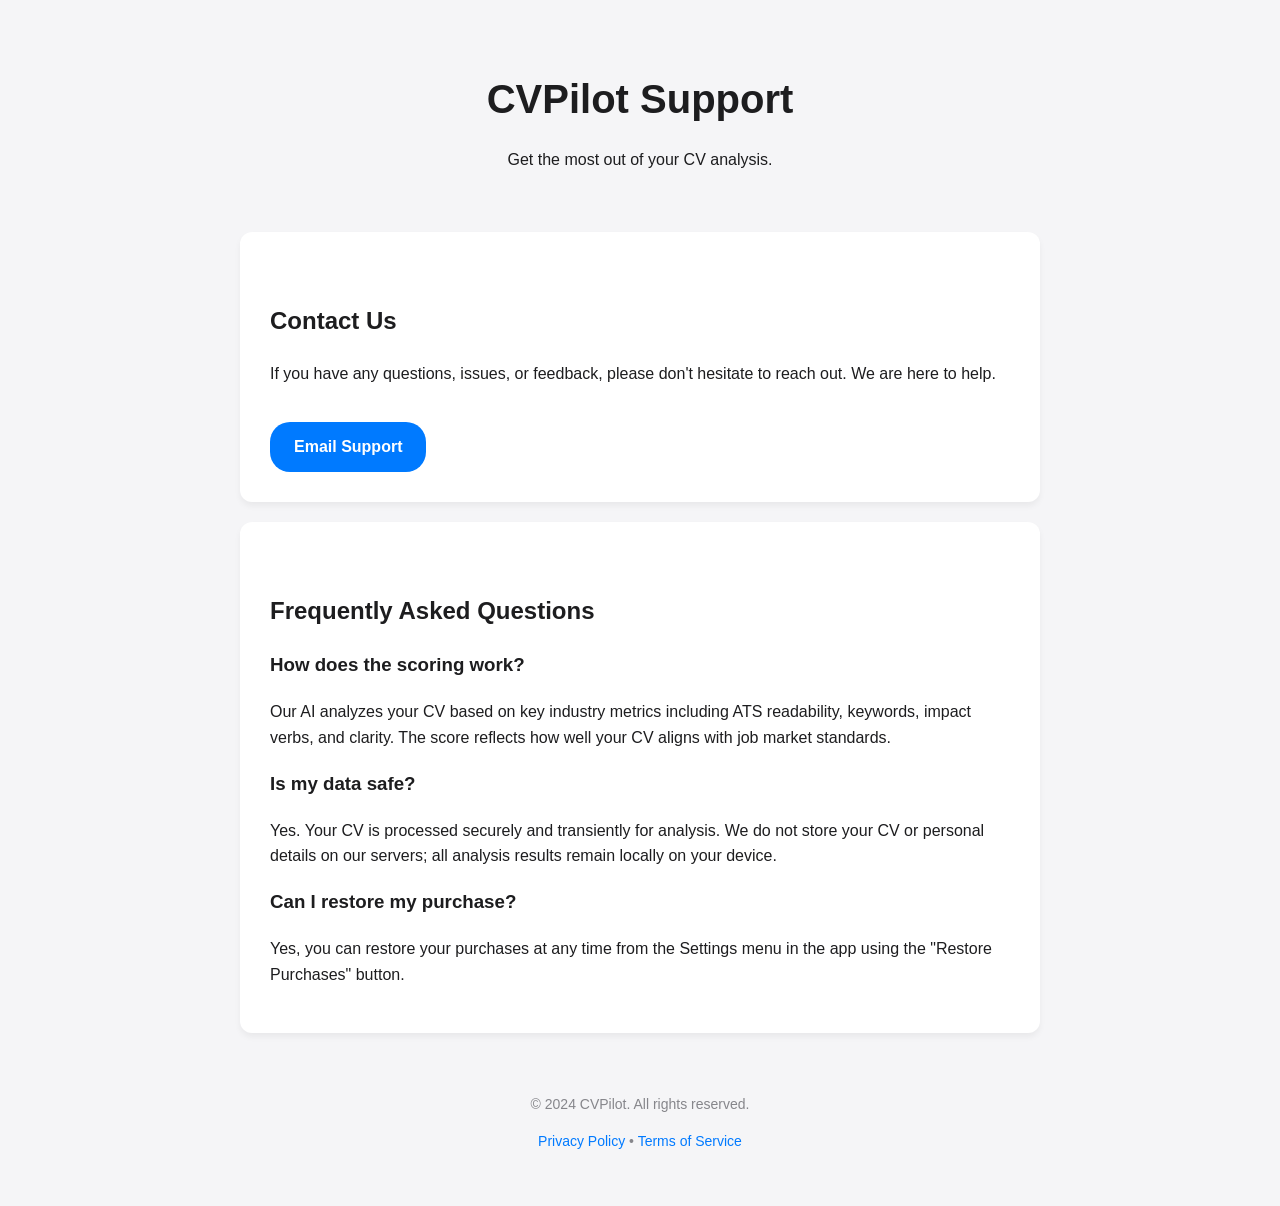
<file: index.html>
<!DOCTYPE html>
<html lang="en">

<head>
    <meta charset="UTF-8">
    <meta name="viewport" content="width=device-width, initial-scale=1.0">
    <title>CVPilot Support</title>
    <link rel="stylesheet" href="css/style.css">
</head>

<body>
    <div class="container">
        <header>
            <h1>CVPilot Support</h1>
            <p>Get the most out of your CV analysis.</p>
        </header>

        <section class="card">
            <h2>Contact Us</h2>
            <p>If you have any questions, issues, or feedback, please don't hesitate to reach out. We are here to help.
            </p>
            <a href="mailto:baran.gngr@gmail.com" class="button">Email Support</a>
        </section>

        <section class="card">
            <h2>Frequently Asked Questions</h2>

            <h3>How does the scoring work?</h3>
            <p>Our AI analyzes your CV based on key industry metrics including ATS readability, keywords, impact verbs,
                and clarity. The score reflects how well your CV aligns with job market standards.</p>

            <h3>Is my data safe?</h3>
            <p>Yes. Your CV is processed securely and transiently for analysis. We do not store your CV or personal
                details on our servers; all analysis results remain locally on your device.</p>

            <h3>Can I restore my purchase?</h3>
            <p>Yes, you can restore your purchases at any time from the Settings menu in the app using the "Restore
                Purchases" button.</p>
        </section>

        <footer class="footer">
            <p>&copy; 2024 CVPilot. All rights reserved.</p>
            <p>
                <a href="privacy.html">Privacy Policy</a> &bull;
                <a href="terms.html">Terms of Service</a>
            </p>
        </footer>
    </div>
</body>

</html>
</file>
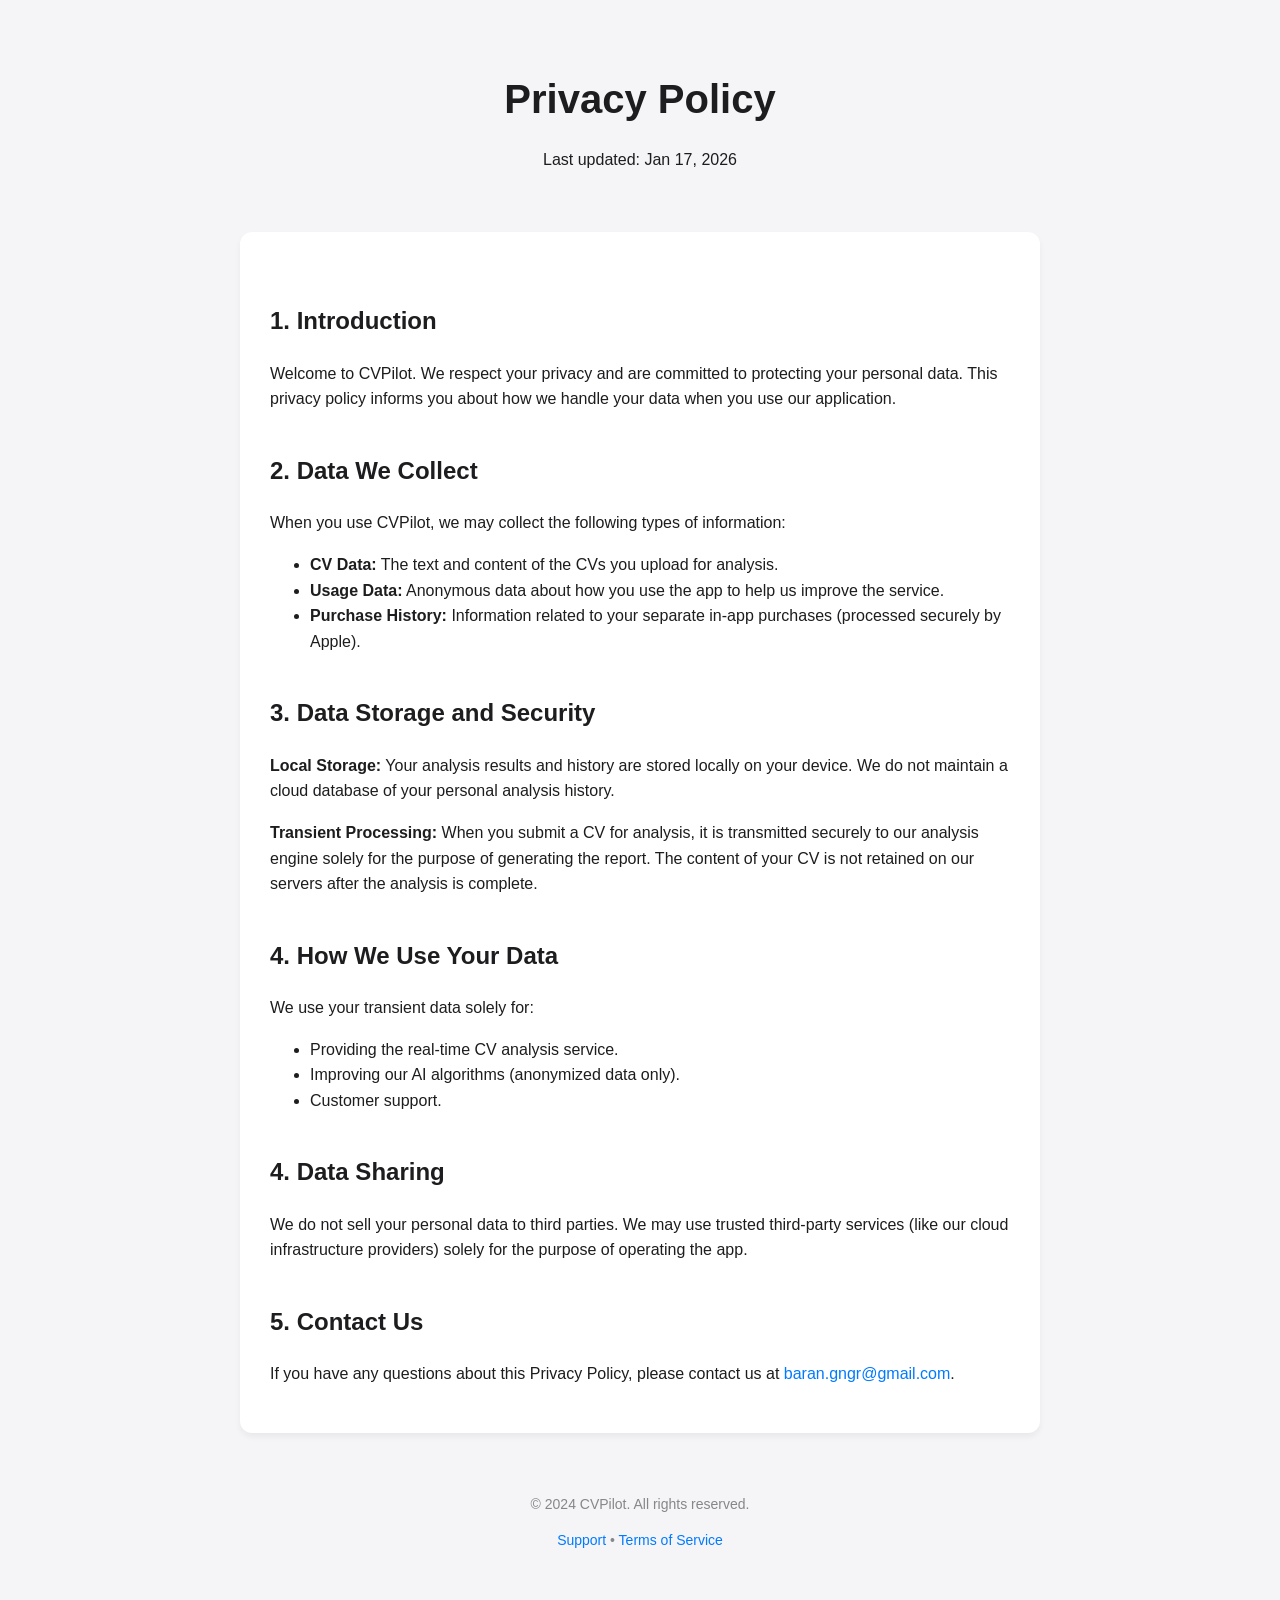
<file: privacy.html>
<!DOCTYPE html>
<html lang="en">

<head>
    <meta charset="UTF-8">
    <meta name="viewport" content="width=device-width, initial-scale=1.0">
    <title>Privacy Policy - CVPilot</title>
    <link rel="stylesheet" href="css/style.css">
</head>

<body>
    <div class="container">
        <header>
            <h1>Privacy Policy</h1>
            <p>Last updated: Jan 17, 2026</p>
        </header>

        <section class="card">
            <h2>1. Introduction</h2>
            <p>Welcome to CVPilot. We respect your privacy and are committed to protecting your personal data. This
                privacy policy informs you about how we handle your data when you use our application.</p>

            <h2>2. Data We Collect</h2>
            <p>When you use CVPilot, we may collect the following types of information:</p>
            <ul>
                <li><strong>CV Data:</strong> The text and content of the CVs you upload for analysis.</li>
                <li><strong>Usage Data:</strong> Anonymous data about how you use the app to help us improve the
                    service.</li>
                <li><strong>Purchase History:</strong> Information related to your separate in-app purchases (processed
                    securely by Apple).</li>
            </ul>

            <h2>3. Data Storage and Security</h2>
            <p><strong>Local Storage:</strong> Your analysis results and history are stored locally on your device. We
                do not maintain a cloud database of your personal analysis history.</p>
            <p><strong>Transient Processing:</strong> When you submit a CV for analysis, it is transmitted securely to
                our analysis engine solely for the purpose of generating the report. The content of your CV is not
                retained on our servers after the analysis is complete.</p>

            <h2>4. How We Use Your Data</h2>
            <p>We use your transient data solely for:</p>
            <ul>
                <li>Providing the real-time CV analysis service.</li>
                <li>Improving our AI algorithms (anonymized data only).</li>
                <li>Customer support.</li>
            </ul>

            <h2>4. Data Sharing</h2>
            <p>We do not sell your personal data to third parties. We may use trusted third-party services (like our
                cloud infrastructure providers) solely for the purpose of operating the app.</p>

            <h2>5. Contact Us</h2>
            <p>If you have any questions about this Privacy Policy, please contact us at <a
                    href="mailto:baran.gngr@gmail.com">baran.gngr@gmail.com</a>.</p>
        </section>

        <footer class="footer">
            <p>&copy; 2024 CVPilot. All rights reserved.</p>
            <p>
                <a href="index.html">Support</a> &bull;
                <a href="terms.html">Terms of Service</a>
            </p>
        </footer>
    </div>
</body>

</html>
</file>
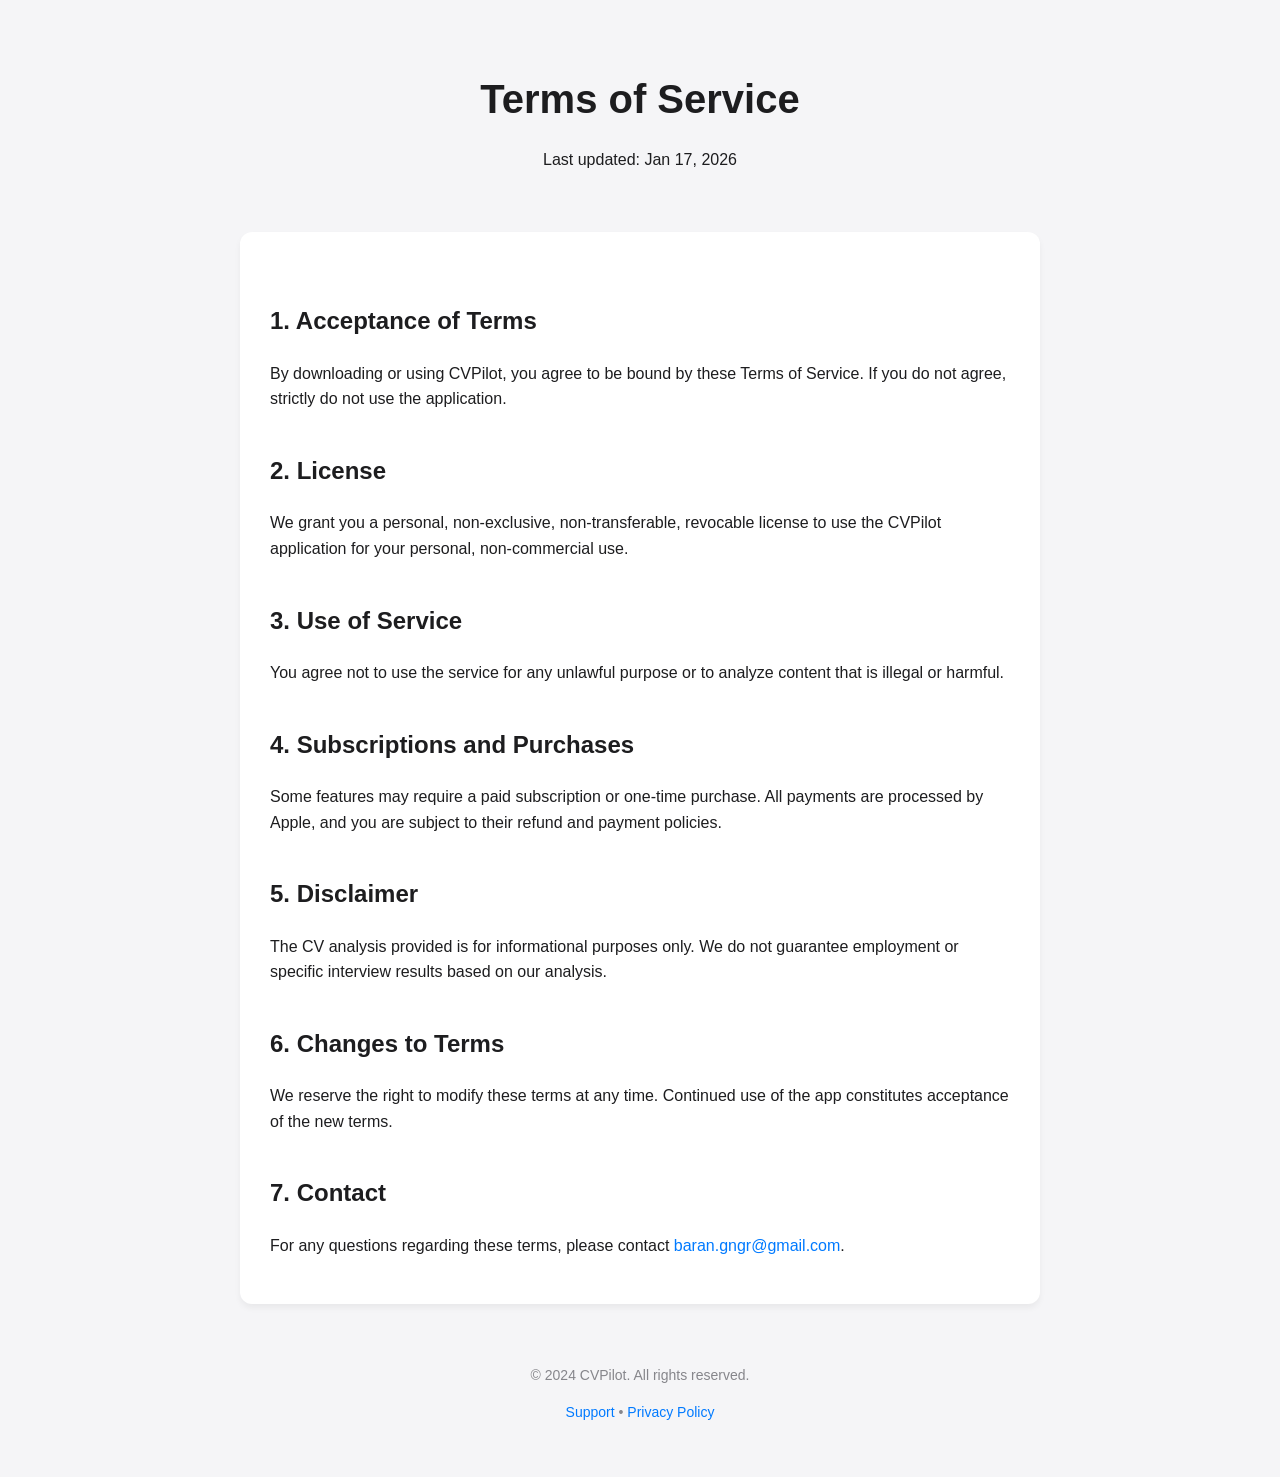
<file: terms.html>
<!DOCTYPE html>
<html lang="en">

<head>
    <meta charset="UTF-8">
    <meta name="viewport" content="width=device-width, initial-scale=1.0">
    <title>Terms of Service - CVPilot</title>
    <link rel="stylesheet" href="css/style.css">
</head>

<body>
    <div class="container">
        <header>
            <h1>Terms of Service</h1>
            <p>Last updated: Jan 17, 2026</p>
        </header>

        <section class="card">
            <h2>1. Acceptance of Terms</h2>
            <p>By downloading or using CVPilot, you agree to be bound by these Terms of Service. If you do not agree,
                strictly do not use the application.</p>

            <h2>2. License</h2>
            <p>We grant you a personal, non-exclusive, non-transferable, revocable license to use the CVPilot
                application for your personal, non-commercial use.</p>

            <h2>3. Use of Service</h2>
            <p>You agree not to use the service for any unlawful purpose or to analyze content that is illegal or
                harmful.</p>

            <h2>4. Subscriptions and Purchases</h2>
            <p>Some features may require a paid subscription or one-time purchase. All payments are processed by Apple,
                and you are subject to their refund and payment policies.</p>

            <h2>5. Disclaimer</h2>
            <p>The CV analysis provided is for informational purposes only. We do not guarantee employment or specific
                interview results based on our analysis.</p>

            <h2>6. Changes to Terms</h2>
            <p>We reserve the right to modify these terms at any time. Continued use of the app constitutes acceptance
                of the new terms.</p>

            <h2>7. Contact</h2>
            <p>For any questions regarding these terms, please contact <a
                    href="mailto:baran.gngr@gmail.com">baran.gngr@gmail.com</a>.</p>
        </section>

        <footer class="footer">
            <p>&copy; 2024 CVPilot. All rights reserved.</p>
            <p>
                <a href="index.html">Support</a> &bull;
                <a href="privacy.html">Privacy Policy</a>
            </p>
        </footer>
    </div>
</body>

</html>
</file>
<file: css/style.css>
:root {
    --primary-color: #007AFF;
    --background-color: #f5f5f7;
    --card-background: #ffffff;
    --text-primary: #1d1d1f;
    --text-secondary: #86868b;
    --border-radius: 12px;
    --spacing: 20px;
}

@media (prefers-color-scheme: dark) {
    :root {
        --background-color: #000000;
        --card-background: #1c1c1e;
        --text-primary: #f5f5f7;
        --text-secondary: #86868b;
    }
}

body {
    font-family: -apple-system, BlinkMacSystemFont, "Segoe UI", Roboto, Helvetica, Arial, sans-serif;
    background-color: var(--background-color);
    color: var(--text-primary);
    line-height: 1.6;
    margin: 0;
    padding: 0;
    -webkit-font-smoothing: antialiased;
}

.container {
    max-width: 800px;
    margin: 0 auto;
    padding: 40px 20px;
}

header {
    text-align: center;
    margin-bottom: 60px;
}

h1 {
    font-size: 40px;
    font-weight: 700;
    margin-bottom: 10px;
}

h2 {
    font-size: 24px;
    font-weight: 600;
    margin-top: 40px;
    margin-bottom: 20px;
}

.card {
    background-color: var(--card-background);
    border-radius: var(--border-radius);
    padding: 30px;
    box-shadow: 0 4px 6px rgba(0, 0, 0, 0.05);
    margin-bottom: 20px;
}

.footer {
    text-align: center;
    margin-top: 60px;
    color: var(--text-secondary);
    font-size: 14px;
}

a {
    color: var(--primary-color);
    text-decoration: none;
}

a:hover {
    text-decoration: underline;
}

.button {
    display: inline-block;
    background-color: var(--primary-color);
    color: white;
    padding: 12px 24px;
    border-radius: 20px;
    font-weight: 600;
    margin-top: 20px;
}

.button:hover {
    color: white;
    opacity: 0.9;
    text-decoration: none;
}
</file>
